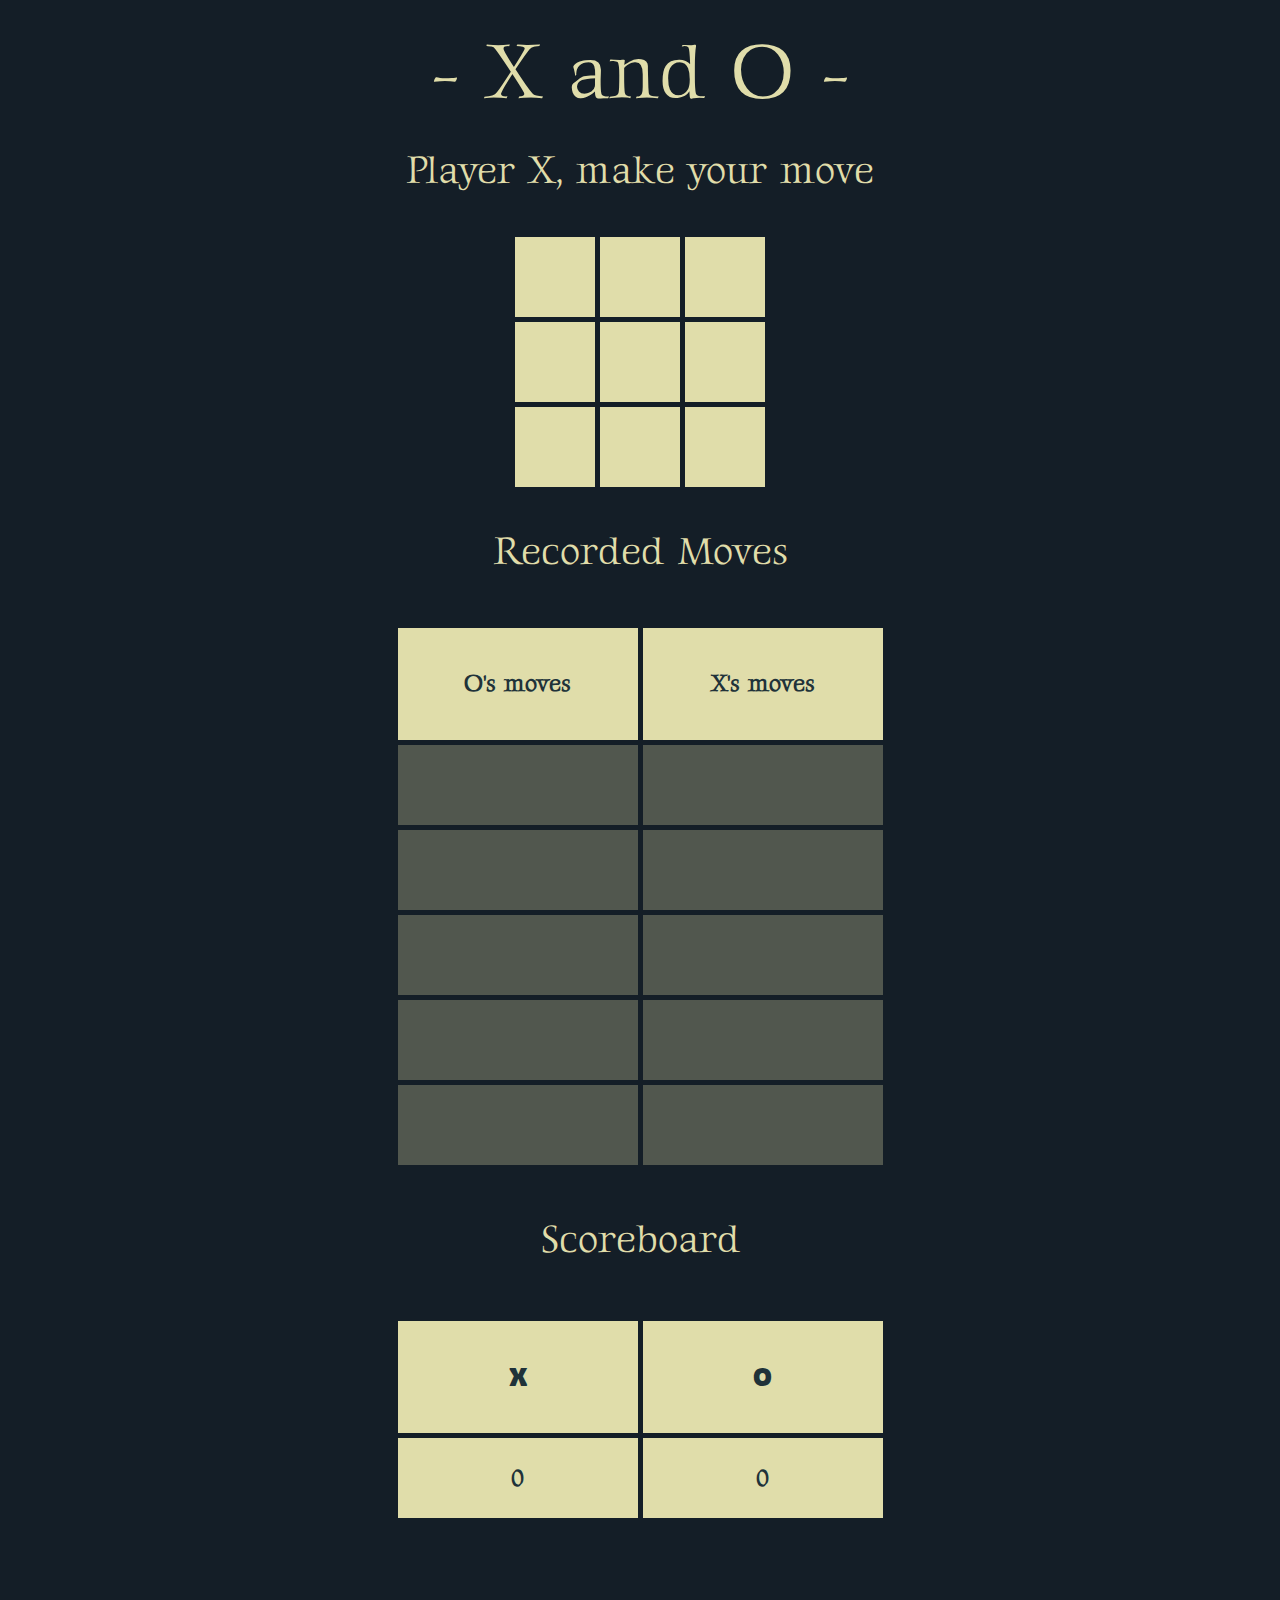
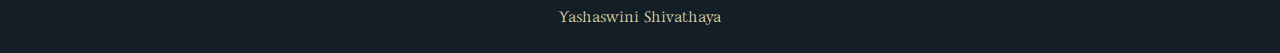
<file: index.html>
<!DOCTYPE html>
<html lang="en">
<head>
    <meta charset="UTF-8">
    <meta http-equiv="X-UA-Compatible" content="IE=edge">
    <meta name="viewport" content="width=device-width, initial-scale=1.0">
    <title>X/O</title>

    <!-- Icon -->
    <link rel="icon" type="image/x-icon" href="./assets/favicon.ico?">

    <!-- web manifest -->
    <link rel="manifest" href="./manifest.json" crossorigin="use-credentials">

    <!-- css linking -->
    <link rel="stylesheet" href="assets/stylesheet.css">


    <!-- google fonts -->
    <link rel="preconnect" href="https://fonts.googleapis.com">
    <link rel="preconnect" href="https://fonts.gstatic.com" crossorigin>
    <link href="https://fonts.googleapis.com/css2?family=Gideon+Roman&family=Rowdies:wght@300&display=swap" rel="stylesheet">
</head>
<body>
    <section class="header-1">
        - X and O -
    </section>

    <section id ="winner" class="winner hidden">
        <div class="header-4">GAME OVER</div>
        <div class="header-4" id="winner-text">X has won :)</div>
        <!-- <a id="restart" href="" class="restart">RESTART</a> -->
        <button id="restart" class="restart">RESTART</button>
    </section>  


    <section class="playerturn header-2"></section>

    <section id="board" class="visible">
        <div data-index="1" class="space"></div>
        <div data-index="2" class="space"></div>
        <div data-index="3" class="space"></div>
        <div data-index="4" class="space"></div>
        <div data-index="5" class="space"></div>
        <div data-index="6" class="space"></div>
        <div data-index="7" class="space"></div>
        <div data-index="8" class="space"></div>
        <div data-index="9" class="space"></div>
        <div class="strike" id="strike"></div>
    </section>
    
 

    <div class="header-2">Recorded Moves</div>
    <section id="moves" class="visible">
        <div class="header-3 cell">O's moves</div>
        <div class="header-3 cell">X's moves</div>
        <div class="cell x hidden-half" data-index="10"></div>
        <div class="cell o hidden-half" data-index="11"></div>
        <div class="cell x hidden-half" data-index="20"></div>
        <div class="cell o hidden-half" data-index="21"></div>
        <div class="cell x hidden-half" data-index="30"></div>
        <div class="cell o hidden-half" data-index="31"></div>
        <div class="cell x hidden-half" data-index="40"></div>
        <div class="cell o hidden-half" data-index="41"></div>
        <div class="cell x hidden-half" data-index="50"></div>
        <div class="cell o hidden-half" data-index="51"></div>
    </section>

    <div class="header-2">Scoreboard</div>
    <section id ="scoreboard" class="scoreboard">
        <div class="header-4 score-cell">X</div>
        <div class="header-4 score-cell">O</div>
        <div class="score-cell score-x">0</div>
        <div class="score-cell score-o">0</div>
    </section>

    <section class="owner">
        Yashaswini Shivathaya

    </section>

    <!-- javascript linking -->
    <script src="script.js"></script>
</body>
</html>
</file>
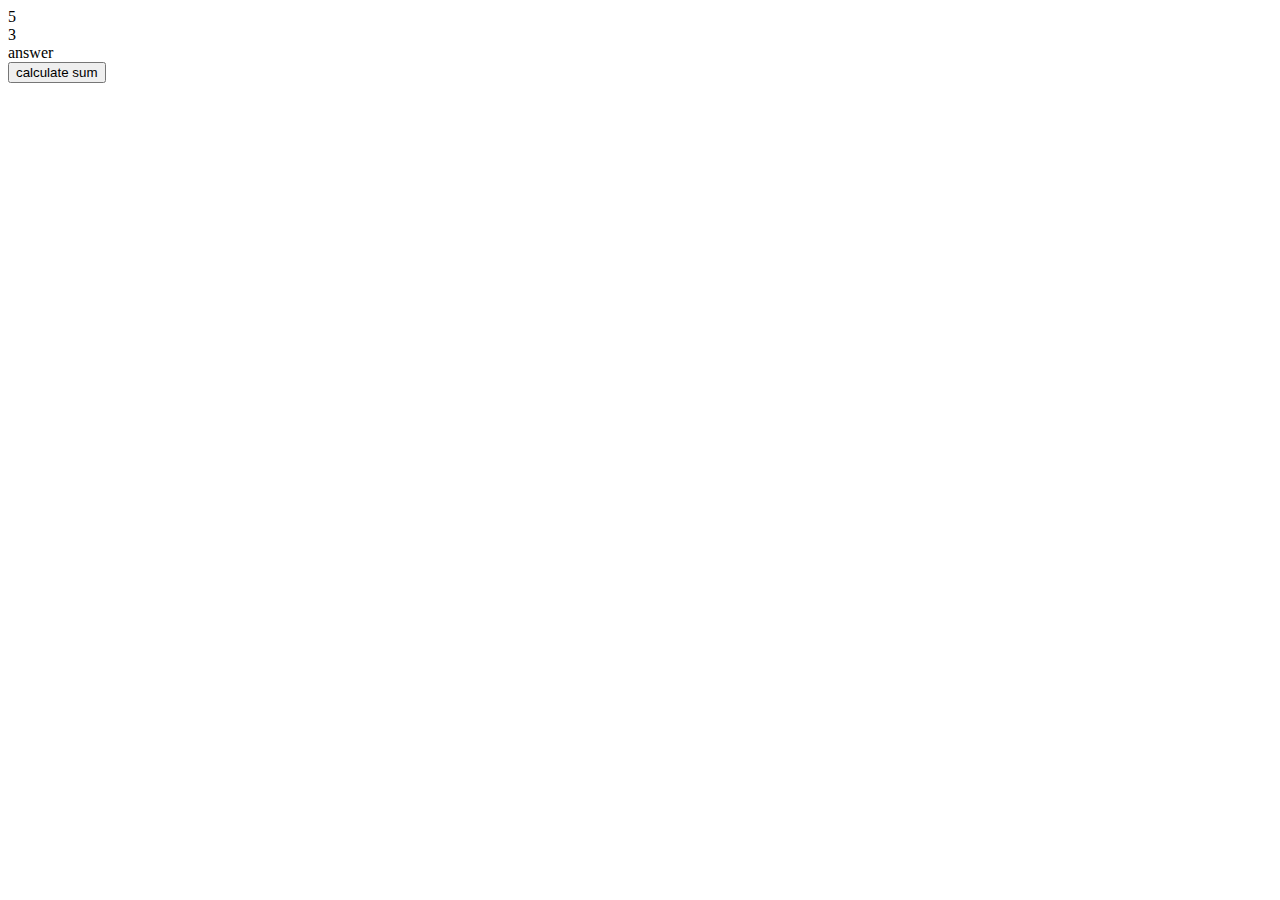
<file: rough.html>
<!DOCTYPE html>
<html lang="en">
<head>
    <meta charset="UTF-8">
    <meta http-equiv="X-UA-Compatible" content="IE=edge">
    <meta name="viewport" content="width=device-width, initial-scale=1.0">
    <title>numbers</title>
</head>
<body>
    <div class="num1">5</div>
    <div class="num2">3</div>
    <div class="ans">answer</div>
    <button class="submit_button" type="submit" onclick="dosomething()">calculate sum</button>
    

    <script>
        var no1 = document.querySelector(".num1").innerHTML;
        var no2 = document.querySelector(".num2").innerHTML;
        var final = document.querySelector(".ans");

        function dosomething() {
            var answer = parseInt(no1)+parseInt(no2);
            alert("answer: "+answer+" and type: "+typeof(answer));
            final.innerHTML = answer;
        }
        
    </script>
</body>
</html>
</file>
<file: assets/stylesheet.css>
body {
  margin: 0;
  padding: 0;
  background-color: #141e27;
  display: flex;
  flex-direction: column;
  align-items: center;
  text-align: center;
  font-family: "Gideon Roman", cursive;
}

.hidden {
  display: none;
}

.hidden-half {
  opacity: 0.3;
}

.visible {
  display: block;
}

/* headings */
.header-1 {
  font-size: 5rem;
  color: #e0ddaa;
  padding: 2% 0 0;
}

.header-2 {
  font-size: 2.5rem;
  color: #e0ddaa;
  padding: 2%;
  font-family: "Gideon Roman", cursive;
}

.header-3 {
  font-size: 1rem;
  color: #203239;
  padding: 1%;
  font-family: "Gideon Roman", cursive;
}

.header-4 {
  font-size: 2.5rem;
  color: #203239;
  padding: 1%;
  font-family: "Rowdies", cursive;
}

/* game board */
#board {
  display: grid;
  gap: 5px;
  grid-template-columns: 80px 80px 80px;
  grid-template-rows: 80px 80px 80px;
  cursor: pointer;
  position: relative;
  margin: 1rem 0;
}

.space {
  background-color: #e0ddaa;
  font-family: "Rowdies", cursive;
  color: #203239;
  font-size: 4rem;
  display: flex;
  justify-content: center;
  align-items: center;
  cursor: pointer;
}

/* Hover */
.X-hover:hover::after {
  content: "X";
  font-size: 4rem;
  font-family: "Rowdies", cursive;
  color: #203239;
  opacity: 0.5;
}

.O-hover:hover::after {
  content: "O";
  font-size: 4rem;
  font-family: "Rowdies", cursive;
  color: #203239;
  opacity: 0.5;
}

.strike {
  position: absolute;
  background-color: #141e27;
  opacity: 0.5;
}
.strike-row-1 {
  height: 80px;
  width: 250px;
  position: absolute;
  top: 0;
}

.strike-row-2 {
  height: 80px;
  width: 250px;
  position: absolute;
  top: 85px;
}

.strike-row-3 {
  height: 80px;
  width: 250px;
  position: absolute;
  top: 170px;
}

.strike-col-1 {
  height: 250px;
  width: 80px;
  position: absolute;
  left: 0;
}

.strike-col-2 {
  height: 250px;
  width: 80px;
  position: absolute;
  left: 85px;
}

.strike-col-3 {
  height: 250px;
  width: 80px;
  position: absolute;
  left: 170px;
}

.strike-dia-1 {
  height: 250px;
  width: 100px;
  position: absolute;
  left: 75px;
  transform: rotate(45deg);
}

.strike-dia-2 {
  height: 250px;
  width: 100px;
  position: absolute;
  left: 75px;
  transform: rotate(-45deg);
}

.winner {
  /* position: absolute;
  right: 3%; */
  width: 100%;
  margin: 2%;
  background-color: #e0ddaa;
}

.scoreboard {
  font-size: 2rem;
  display: grid;
  gap: 5px;
  grid-template-columns: 15rem 15rem;
  grid-template-rows: 7rem 5rem;
  padding: 5%;
  margin-top: -2rem;
}

.score-cell {
  background-color: #e0ddaa;
  font-size: 1.5rem;
  color: #203239;
  font-weight: 900;
  display: flex;
  justify-content: center;
  align-items: center;
}

.restart {
  padding: 0.8rem 1.2rem;
  background-color: #141e27;
  color: #e0ddaa;
  font-size: 1rem;
  border-radius: 10px;
  font-family: "Rowdies", cursive;
  margin: 1rem 0;
}

/* Recording Moves */
#moves {
  display: grid;
  gap: 5px;
  grid-template-columns: 15rem 15rem;
  grid-template-rows: 7rem 5rem 5rem 5rem 5rem 5rem;
  padding: 2%;
}

.cell {
  background-color: #e0ddaa;
  font-size: 1.5rem;
  color: #203239;
  font-weight: 900;
  cursor: pointer;
  display: flex;
  justify-content: center;
  align-items: center;
}

/* responsiveness */
@media screen and (max-width: 430px) {
  .space {
    font-size: 2.5rem;
  }

  .header-1 {
    font-size: 3.5rem;
    color: #e0ddaa;
    padding: 2% 0 0;
  }

  .header-2 {
    font-size: 1.5rem;
    color: #e0ddaa;
    padding: 2%;
    font-family: "Gideon Roman", cursive;
  }

  .header-3 {
    font-size: 0.8rem;
    color: #203239;
    padding: 1%;
    font-family: "Gideon Roman", cursive;
  }

  .cell {
    font-size: 1rem;
  }

  #moves {
    /* display: grid;
    gap: 5px; */
    grid-template-columns: 8rem 8rem;
    grid-template-rows: 5rem 4rem 4rem 4rem 4rem 4rem;
    padding: 1%;
  }

  .scoreboard {
    font-size: 2rem;
    display: grid;
    gap: 5px;
    grid-template-columns: 8rem 8rem;
    grid-template-rows: 4rem 3rem;
    margin-top: 1rem;
    padding: 2%;
  }
}

/* To be displayed in time snaps */
.miniboard {
  display: grid;
  grid-template-columns: 1.2rem 1.2rem 1.2rem;
  grid-template-rows: 1.2rem 1.2rem 1.2rem;
  gap: 1px;
  position: relative;
  /* cursor: pointer; */
}
.newspace {
  color: #e0ddaa;
  font-family: "Rowdies", cursive;
  background-color: #203239;
  font-size: 0.8rem;
  display: flex;
  justify-content: center;
  align-items: center;
  cursor: pointer;
}

/* Ownder Credits */
.owner {
  font-size: 1rem;
  color: #e0ddaa;
  padding: 2%;
  font-family: "Gideon Roman", cursive;
}
</file>
